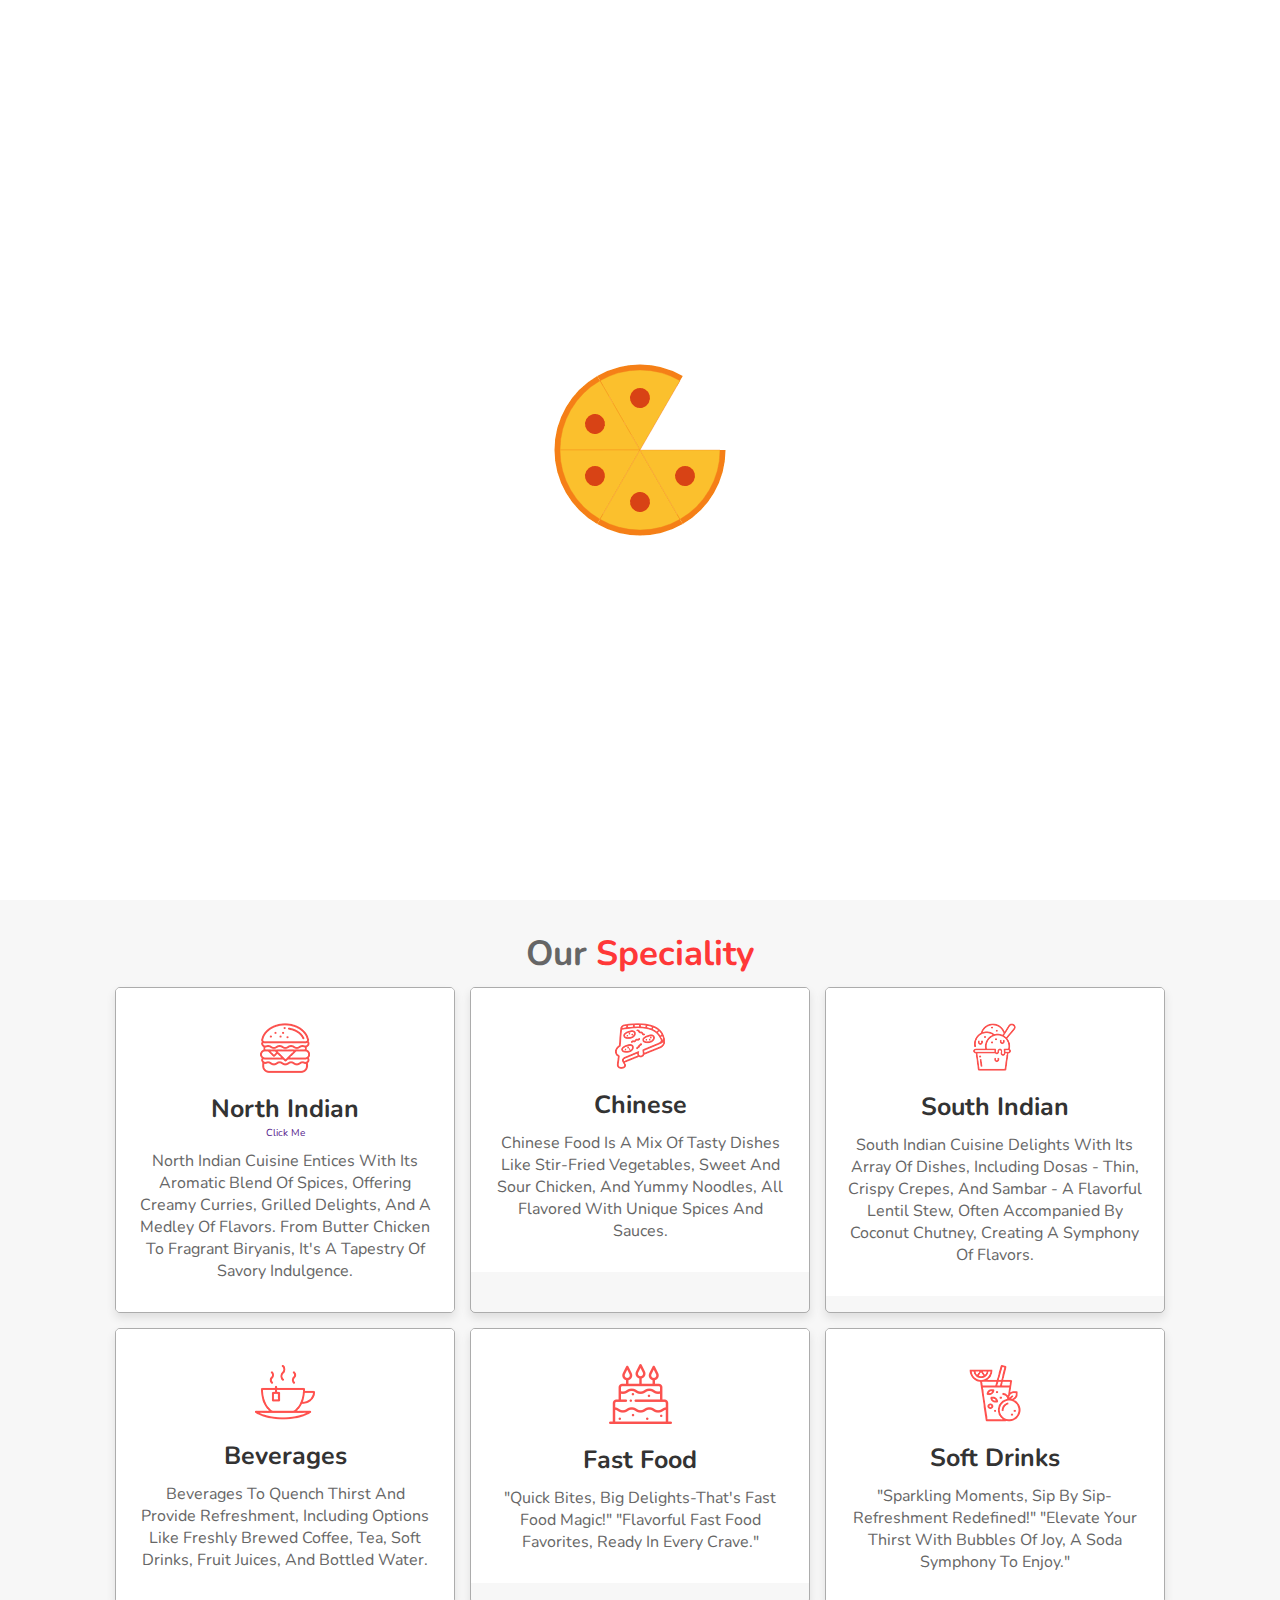
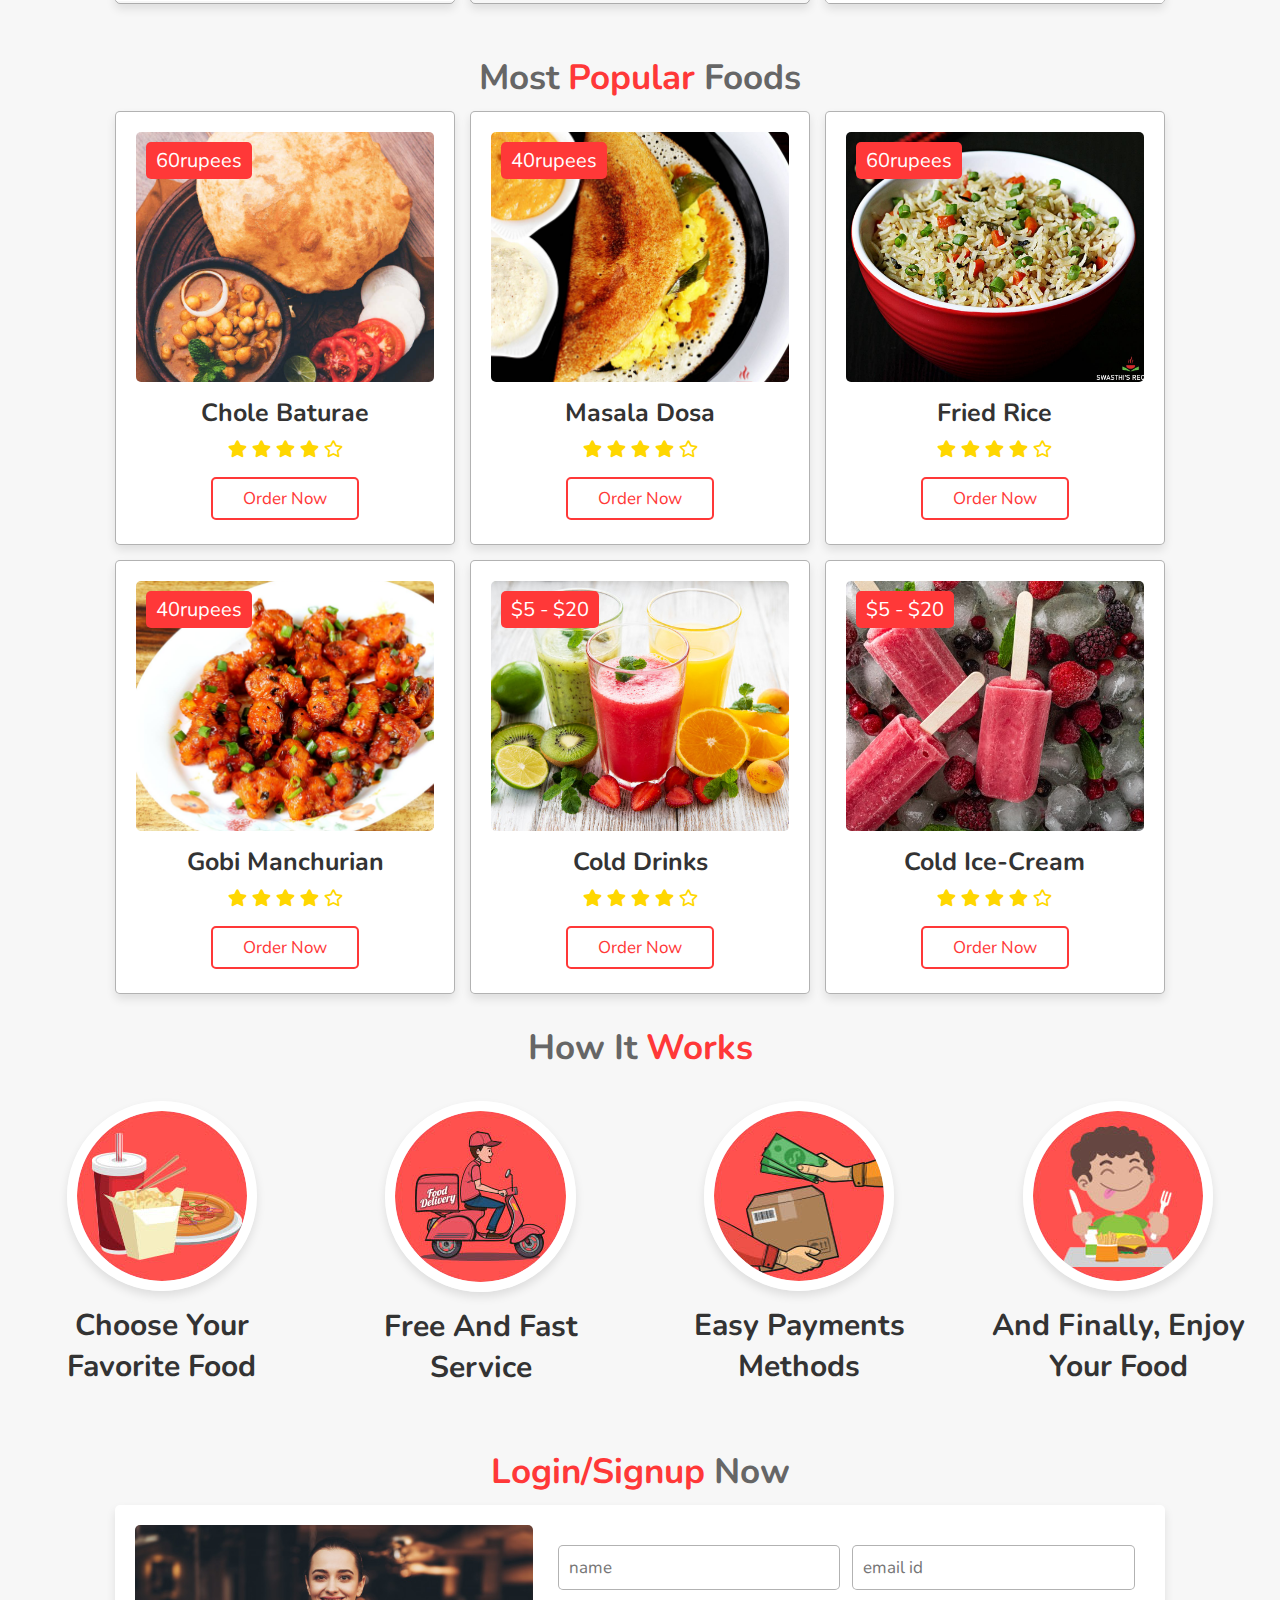
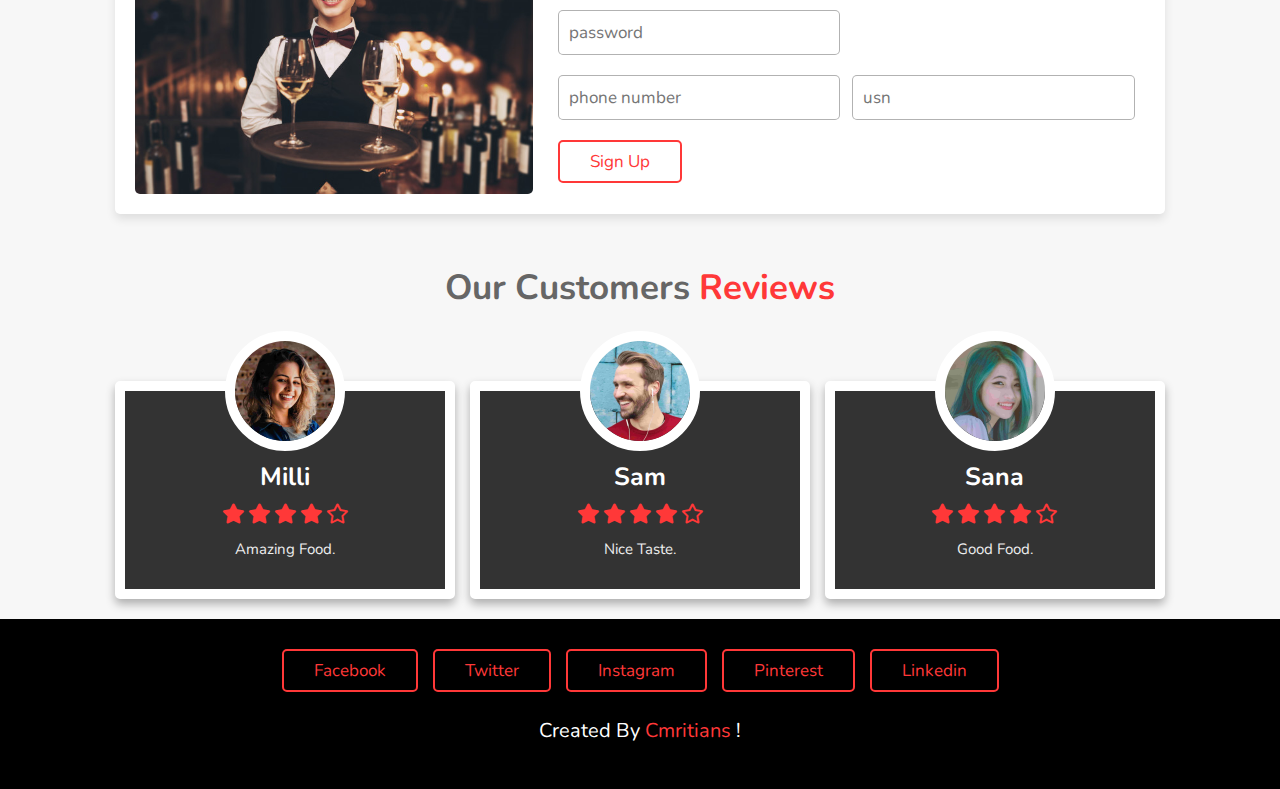
<file: index.html>
<!DOCTYPE html>
<html lang="en">
<head>
    <meta charset="UTF-8">
    <meta name="viewport" content="width=device-width, initial-scale=1.0">
    <title>cmrit e canteen website</title>

    <!-- font awesome cdn link  -->
    <link rel="stylesheet" href="https://cdnjs.cloudflare.com/ajax/libs/font-awesome/5.15.3/css/all.min.css">

    <!-- custom css file link  -->
    <link rel="stylesheet" href="style.css">

</head>
<body>
    
<!-- header section starts  -->

<header>

    <a href="#" class="logo"><i class="fas fa-utensils"></i>food</a>

    <div id="menu-bar" class="fas fa-bars"></div>

    <nav class="navbar">
        <a href="#home">home</a>
        <a href="#speciality">speciality</a>
        <a href="#popular">popular</a>
        <a href="#review">review</a>
        <a href="#order">order</a>
    </nav>

</header>

<!-- header section ends -->

<!-- home section starts  -->

<section class="home" id="home">

    <div class="content">
        <h3>welcome to cmrit e-canteen</h3>
        <p>Hungry!</p>
        <a href="#" class="btn">order now</a>
    </div>

    <div class="image">
        <img src="images/home-img.png" alt="">
    </div>

</section>

<!-- home section ends -->

<!-- speciality section starts  -->

<section class="speciality" id="speciality">

    <h1 class="heading"> our <span>speciality</span> </h1>

    <div class="box-container">
        <div class="box">
            <img class="image" src="images/s-img-1.jpg" alt="#">
            <div class="content">
                <img src="images/s-1.png" alt="#">
                <h3>North Indian</h3>
                <a href="">Click me</a>
                <p>North Indian cuisine entices with its aromatic blend of spices, 
                    offering creamy curries, grilled delights, and a medley of flavors. From butter chicken 
                    to fragrant biryanis, it's a tapestry of savory indulgence.</p>
            </div>
        </div>
        <div class="box">
            <img class="image" src="images/s-img-2.jpg" alt="">
            <div class="content">
                <img src="images/s-2.png" alt="">
                <h3>Chinese</h3>
                <a href="#"></a>
                <p>Chinese food is a mix of tasty dishes like 
                    stir-fried vegetables, sweet and sour chicken, and yummy 
                    noodles, all flavored with unique spices and sauces.</p>
            </div>
        </div>
        <div class="box">
            <img class="image" src="images/s-img-3.jpg" alt="">
            <div class="content">
                <img src="images/s-3.png" alt="">
                <h3>South Indian</h3>
                <a href="#"></a>
                <p>South Indian cuisine delights with its 
                    array of dishes, including dosas - thin, crispy crepes, 
                    and sambar - a flavorful lentil stew, 
                    often accompanied by coconut chutney, creating a symphony of flavors.</p>
            </div>
        </div>
        <div class="box">
            <img class="image" src="images/s-img-4.jpg" alt="">
            <div class="content">
                <img src="images/s-4.png" alt="">
                <h3>Beverages</h3>
                <a href="#"></a>
                <p>beverages to quench thirst and provide refreshment, including options like freshly brewed coffee, tea, soft drinks, fruit juices, and bottled water.</p>
            </div>
        </div>
        <div class="box">
            <img class="image" src="images/s-img-5.jpg" alt="">
            <div class="content">
                <img src="images/s-5.png" alt="">
                <h3>fast food</h3>
                <a href="#"></a>
                <p>"Quick Bites, Big Delights-That's Fast Food Magic!"
                    "Flavorful Fast Food Favorites, Ready in Every Crave."</p>
            </div>
        </div>
        <div class="box">
            <img class="image" src="images/s-img-6.jpg" alt="">
            <div class="content">
                <img src="images/s-6.png" alt="">
                <h3>soft drinks</h3>
                <a href="#"></a>
                <p>"Sparkling Moments, Sip by Sip-Refreshment Redefined!"
                    "Elevate Your Thirst with Bubbles of Joy, A Soda Symphony to Enjoy."</p>
            </div>
        </div>

    </div>

</section>

<!-- speciality section ends -->

<!-- popular section starts  -->

<section class="popular" id="popular">

    <h1 class="heading"> most <span>popular</span> foods </h1>

    <div class="box-container">

        <div class="box">
            <span class="price"> 60rupees </span>
            <img src="images/p-1.jpg" alt="">
            <h3>chole baturae</h3>
            <div class="stars">
                <i class="fas fa-star"></i>
                <i class="fas fa-star"></i>
                <i class="fas fa-star"></i>
                <i class="fas fa-star"></i>
                <i class="far fa-star"></i>
            </div>
            <a href="#" class="btn">order now</a>
        </div>
        <div class="box">
            <span class="price"> 40rupees </span>
            <img src="images/p-2.jpg" alt="">
            <h3>masala dosa</h3>
            <div class="stars">
                <i class="fas fa-star"></i>
                <i class="fas fa-star"></i>
                <i class="fas fa-star"></i>
                <i class="fas fa-star"></i>
                <i class="far fa-star"></i>
            </div>
            <a href="#" class="btn">order now</a>
        </div>
        <div class="box">
            <span class="price"> 60rupees </span>
            <img src="images/p-3.jpg" alt="">
            <h3>fried rice</h3>
            <div class="stars">
                <i class="fas fa-star"></i>
                <i class="fas fa-star"></i>
                <i class="fas fa-star"></i>
                <i class="fas fa-star"></i>
                <i class="far fa-star"></i>
            </div>
            <a href="#" class="btn">order now</a>
        </div>
        <div class="box">
            <span class="price"> 40rupees </span>
            <img src="images/p-4.jpg" alt="">
            <h3>gobi manchurian</h3>
            <div class="stars">
                <i class="fas fa-star"></i>
                <i class="fas fa-star"></i>
                <i class="fas fa-star"></i>
                <i class="fas fa-star"></i>
                <i class="far fa-star"></i>
            </div>
            <a href="#" class="btn">order now</a>
        </div>
        <div class="box">
            <span class="price"> $5 - $20 </span>
            <img src="images/p-5.jpg" alt="">
            <h3>cold drinks</h3>
            <div class="stars">
                <i class="fas fa-star"></i>
                <i class="fas fa-star"></i>
                <i class="fas fa-star"></i>
                <i class="fas fa-star"></i>
                <i class="far fa-star"></i>
            </div>
            <a href="#" class="btn">order now</a>
        </div>
        <div class="box">
            <span class="price"> $5 - $20 </span>
            <img src="images/p-6.jpg" alt="">
            <h3>cold ice-cream</h3>
            <div class="stars">
                <i class="fas fa-star"></i>
                <i class="fas fa-star"></i>
                <i class="fas fa-star"></i>
                <i class="fas fa-star"></i>
                <i class="far fa-star"></i>
            </div>
            <a href="#" class="btn">order now</a>
        </div>

    </div>

</section>

<!-- popular section ends -->

<!-- steps section starts  -->

<div class="step-container">

    <h1 class="heading">how it <span>works</span></h1>

    <section class="steps">

        <div class="box">
            <img src="images/step-1.jpg" alt="">
            <h3>choose your favorite food</h3>
        </div>
        <div class="box">
            <img src="images/step-2.jpg" alt="">
            <h3>free and fast service</h3>
        </div>
        <div class="box">
            <img src="images/step-3.jpg" alt="">
            <h3>easy payments methods</h3>
        </div>
        <div class="box">
            <img src="images/step-4.jpg" alt="">
            <h3>and finally, enjoy your food</h3>
        </div>
    
    </section>

</div>

<!-- steps section ends -->

<!-- gallery section starts  -->

<!--<section class="gallery" id="gallery">

    <h1 class="heading"> our food <span> gallery </span> </h1>

    <div class="box-container">

        <div class="box">
            <img src="images/g-1.jpg" alt="">
            <div class="content">
                <h3>tasty food</h3>
                <p>Lorem ipsum dolor sit, amet consectetur adipisicing elit. Deleniti, ipsum.</p>
                <a href="#" class="btn">ordern now</a>
            </div>
        </div>
        <div class="box">
            <img src="images/g-2.jpg" alt="">
            <div class="content">
                <h3>tasty food</h3>
                <p>Lorem ipsum dolor sit, amet consectetur adipisicing elit. Deleniti, ipsum.</p>
                <a href="#" class="btn">ordern now</a>
            </div>
        </div>
        <div class="box">
            <img src="images/g-3.jpg" alt="">
            <div class="content">
                <h3>tasty food</h3>
                <p>Lorem ipsum dolor sit, amet consectetur adipisicing elit. Deleniti, ipsum.</p>
                <a href="#" class="btn">ordern now</a>
            </div>
        </div>
        <div class="box">
            <img src="images/g-4.jpg" alt="">
            <div class="content">
                <h3>tasty food</h3>
                <p>Lorem ipsum dolor sit, amet consectetur adipisicing elit. Deleniti, ipsum.</p>
                <a href="#" class="btn">ordern now</a>
            </div>
        </div>
        <div class="box">
            <img src="images/g-5.jpg" alt="">
            <div class="content">
                <h3>tasty food</h3>
                <p>Lorem ipsum dolor sit, amet consectetur adipisicing elit. Deleniti, ipsum.</p>
                <a href="#" class="btn">ordern now</a>
            </div>
        </div>
        <div class="box">
            <img src="images/g-6.jpg" alt="">
            <div class="content">
                <h3>tasty food</h3>
                <p>Lorem ipsum dolor sit, amet consectetur adipisicing elit. Deleniti, ipsum.</p>
                <a href="#" class="btn">ordern now</a>
            </div>
        </div>
        <div class="box">
            <img src="images/g-7.jpg" alt="">
            <div class="content">
                <h3>tasty food</h3>
                <p>Lorem ipsum dolor sit, amet consectetur adipisicing elit. Deleniti, ipsum.</p>
                <a href="#" class="btn">ordern now</a>
            </div>
        </div>
        <div class="box">
            <img src="images/g-8.jpg" alt="">
            <div class="content">
                <h3>tasty food</h3>
                <p>Lorem ipsum dolor sit, amet consectetur adipisicing elit. Deleniti, ipsum.</p>
                <a href="#" class="btn">ordern now</a>
            </div>
        </div>
        <div class="box">
            <img src="images/g-9.jpg" alt="">
            <div class="content">
                <h3>tasty food</h3>
                <p>Lorem ipsum dolor sit, amet consectetur adipisicing elit. Deleniti, ipsum.</p>
                <a href="#" class="btn">ordern now</a>
            </div>
        </div>

    </div>

</section>-->

<!-- gallery section ends -->

<!-- review section starts  -->



<!-- review section ends -->

<!-- order section starts  -->

<section class="order" id="order">

    <h1 class="heading"> <span>Login/Signup</span> now </h1>

    <div class="row">
        
        <div class="image">
            <img src="images/order-img.jpg" alt="">
        </div>

        <form action="">

            <div class="inputBox">
                <input type="text" placeholder="name">
                <input type="email" placeholder="email id">
                <input type="email" placeholder="password">
            </div>

            <div class="inputBox">
                <input type="number" placeholder="phone number">
                <input type="text" placeholder="usn">
               
            </div>


            <input type="submit" value="sign up" class="btn">

        </form>

    </div>

</section>

<!-- order section ends -->
<section class="review" id="review">

    <h1 class="heading"> our customers <span>reviews</span> </h1>

    <div class="box-container">

        <div class="box">
            <img src="images/pic1.png" alt="">
            <h3>Milli</h3>
            <div class="stars">
                <i class="fas fa-star"></i>
                <i class="fas fa-star"></i>
                <i class="fas fa-star"></i>
                <i class="fas fa-star"></i>
                <i class="far fa-star"></i>
            </div>
            <p>amazing food.</p>
        </div>
        <div class="box">
            <img src="images/pic2.png" alt="">
            <h3>Sam</h3>
            <div class="stars">
                <i class="fas fa-star"></i>
                <i class="fas fa-star"></i>
                <i class="fas fa-star"></i>
                <i class="fas fa-star"></i>
                <i class="far fa-star"></i>
            </div>
            <p>nice taste.</p>
        </div>
        <div class="box">
            <img src="images/pic3.png" alt="">
            <h3>Sana</h3>
            <div class="stars">
                <i class="fas fa-star"></i>
                <i class="fas fa-star"></i>
                <i class="fas fa-star"></i>
                <i class="fas fa-star"></i>
                <i class="far fa-star"></i>
            </div>
            <p>good food.</p>
        </div>

    </div>

</section>
<!-- footer section  -->

<section class="footer">

    <div class="share">
        <a href="#" class="btn">facebook</a>
        <a href="#" class="btn">twitter</a>
        <a href="#" class="btn">instagram</a>
        <a href="#" class="btn">pinterest</a>
        <a href="#" class="btn">linkedin</a>
    </div>

    <h1 class="credit"> created by <span> cmritians </span> ! </h1>

</section>

<!-- scroll top button  -->
<a href="#home" class="fas fa-angle-up" id="scroll-top"></a>

<!-- loader  -->
<div class="loader-container">
    <img src="images/loader.gif" alt="">
</div>

<!-- custom js file link  -->
<script src="script.js"></script>
</body>
</html>
</file>
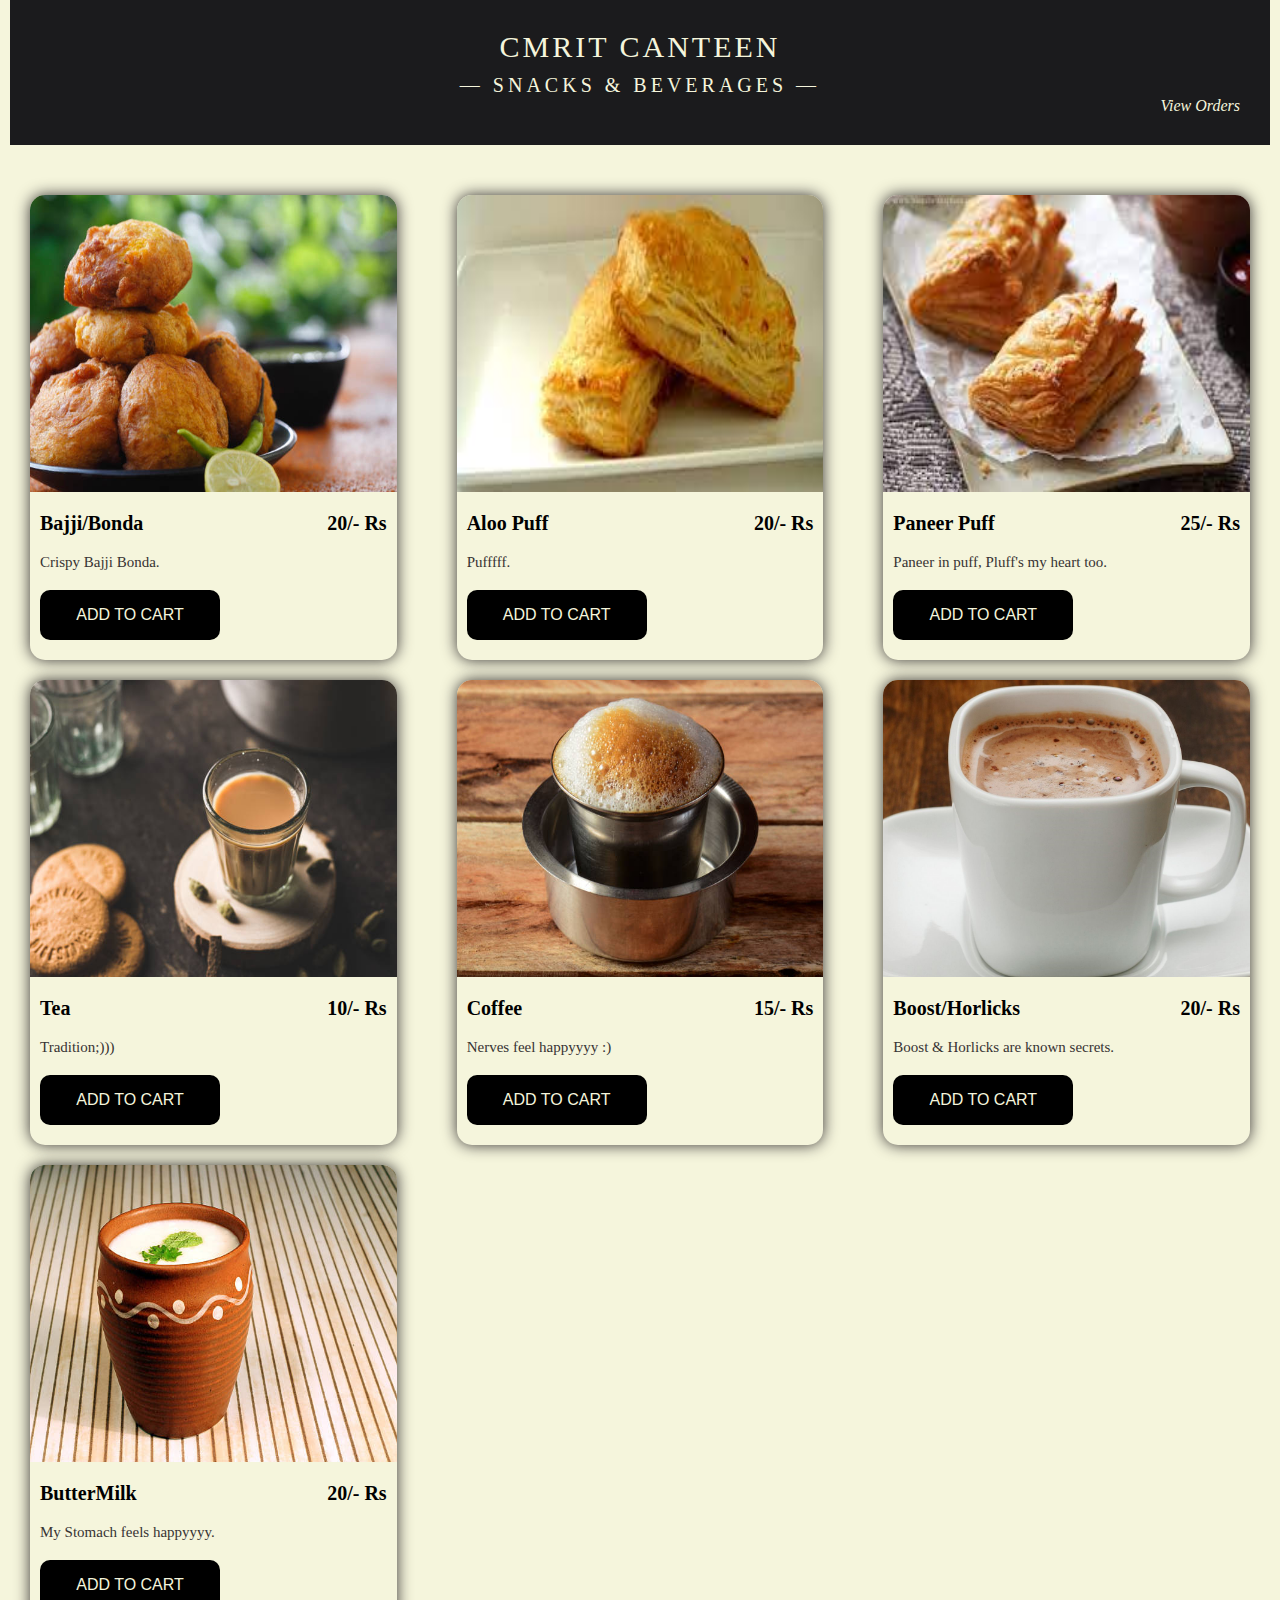
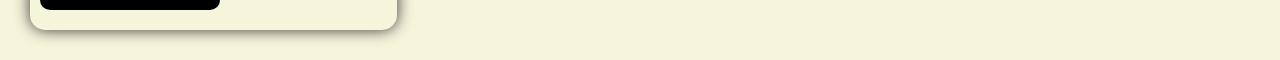
<file: bevr.html>
<!DOCTYPE html>
<html lang="en">
<head>
    <meta charset="UTF-8">
    <meta http-equiv="X-UA-Compatible" content="IE=edge">
    <meta name="viewport" content="width=device-width, initial-scale=1.0">
    <title>Food Menu</title>
    
    <link rel="stylesheet" href="menu.css">
     
    <link rel="stylesheet" href="https://cdnjs.cloudflare.com/ajax/libs/font-awesome/5.15.2/css/all.min.css" 
          integrity="sha512-HK5fgLBL+xu6dm/Ii3z4xhlSUyZgTT9tuc/hSrtw6uzJOvgRr2a9jyxxT1ely+B+xFAmJKVSTbpM/CuL7qxO8w==" 
          crossorigin="anonymous" />
    
</head>
<body>
    <div class="menu">
        <div class="heading">
            <h1> CMRIT CANTEEN</h1>
            <h3 style="text-align:center;"> &mdash; SNACKS & BEVERAGES &mdash; </h3>
             <!-- <a href="#" style="text-decoration: none; color: inherit; position: relative; float: right;">  --><i style="float: right;" class="fas fa-shopping-cart" id="cart-icon">View Orders</i>
            

             <!-- CART -->
             <div class="cart">
                <h2 class = "cart-title">Your Cart</h2><hr>

                <!-- CONTENT -->
                <div class="cart-content">
                    <!-- TESTBOX -->
                    <!-- <div class = "cart-box">
                        <img class = "cart-img" src="img/Samosa.jpg">
                        <div class="detail-box">
                            <div class = "cart-product-title">Samosa</div>
                            <div class ="cart-price">Rs 10</div>
                            <input type="number" value="1" class = "cart-quantity">
                        </div>
                         
                        <i style='font-size:24px' class='fas fa-cart-arrow-down cart-remove'></i>
                    </div> -->
                </div><hr>

                <!-- Total -->
                <div class="total">
                    <div class="total-title">Total</div>
                    <div class="total-price">Rs 0</div>
                </div>
                <!-- Buy button -->
                <button type="button" class="btn-buy">BUY</button>
                <!-- cart-close -->
                <i style="font-size:24px" class="fa" id="cart-close">&#xf00d;</i>
             </div>
             
        </div>
        
        
        <div class="food-items">
            <img class="food-items-image" src="imgs/bajji.jpg" >
            <div class="details">
                <div class="details-sub">
                    <h5 class="details-sub-title">Bajji/Bonda</h5>
                    <h5 class="price"> 20/- Rs</h5>
                </div>
                <p>Crispy Bajji Bonda.</p>
                <button class="details-sub-button" type="button">ADD TO CART</button>
            </div>
        </div>
        <div class="food-items">
            <img class = "food-items-image" src="imgs/aloo puff.jpg">
            <div class="details">
                <div class="details-sub">
                    <h5 class="details-sub-title">Aloo Puff</h5>
                    <h5 class="price"> 20/- Rs</h5>
                </div>
                <p>Pufffff.</p>
                <button class="details-sub-button" type="button">ADD TO CART</button>
            </div>
        </div>
        
        <div class="food-items">
            <img class = "food-items-image"  src="imgs/paneer puff.jpg">
            <div class="details">
                <div class="details-sub">
                    <h5 class="details-sub-title">Paneer Puff</h5>
                    <h5 class="price"> 25/- Rs</h5>
                </div>
                <p>Paneer in puff, Pluff's my heart too.</p>
                <button class="btn btn-primary details-sub-button" type="button">ADD TO CART</button>
            </div>
        </div>
        
        <div class="food-items">
           <img  class="food-items-image" src="imgs/tea.jpg">
            <div class="details">
                <div class="details-sub">
                    <h5 class="details-sub-title">Tea</h5>
                    <h5 class="price"> 10/- Rs</h5>
                </div>
                <p>Tradition;)))</p>
                <button class="btn btn-primary details-sub-button" type="button">ADD TO CART</button>
            </div>
        </div>
        
        <div class="food-items">
            <img class = "food-items-image" src="imgs/coffee.jpg">
            <div class="details">
                <div class="details-sub">
                    <h5 class="details-sub-title">Coffee</h5>
                    <h5 class="price"> 15/- Rs</h5>
                </div>
                <p>Nerves feel happyyyy :)</p>
                <button class="btn btn-primary details-sub-button" type="button">ADD TO CART</button>
            </div>
        </div>
        
        <div class="food-items">
            <img src="imgs/boost.jpg" class = "food-items-image" >
            <div class="details">
                <div class="details-sub">
                    <h5 class="details-sub-title">Boost/Horlicks</h5>
                    <h5 class="price"> 20/- Rs</h5>
                </div>
                <p>Boost & Horlicks are known secrets.</p>
                <button class="btn btn-primary details-sub-button" type="button">ADD TO CART</button>
            </div>
        </div>
        
        <div class="food-items">
            <img class = "food-items-image" src="imgs/buttermilk.jpg">
            <div class="details">
                <div class="details-sub">
                    <h5 class="details-sub-title">ButterMilk</h5>
                    <h5 class="price"> 20/- Rs</h5>
                </div>
                <p>My Stomach feels happyyyy.</p>
                <button class="btn btn-primary details-sub-button" type="button">ADD TO CART</button>
            </div>
        </div>
        
        <script src="learn_bevr.js" defer></script>
    </div>
    
</body>

</html>
</file>
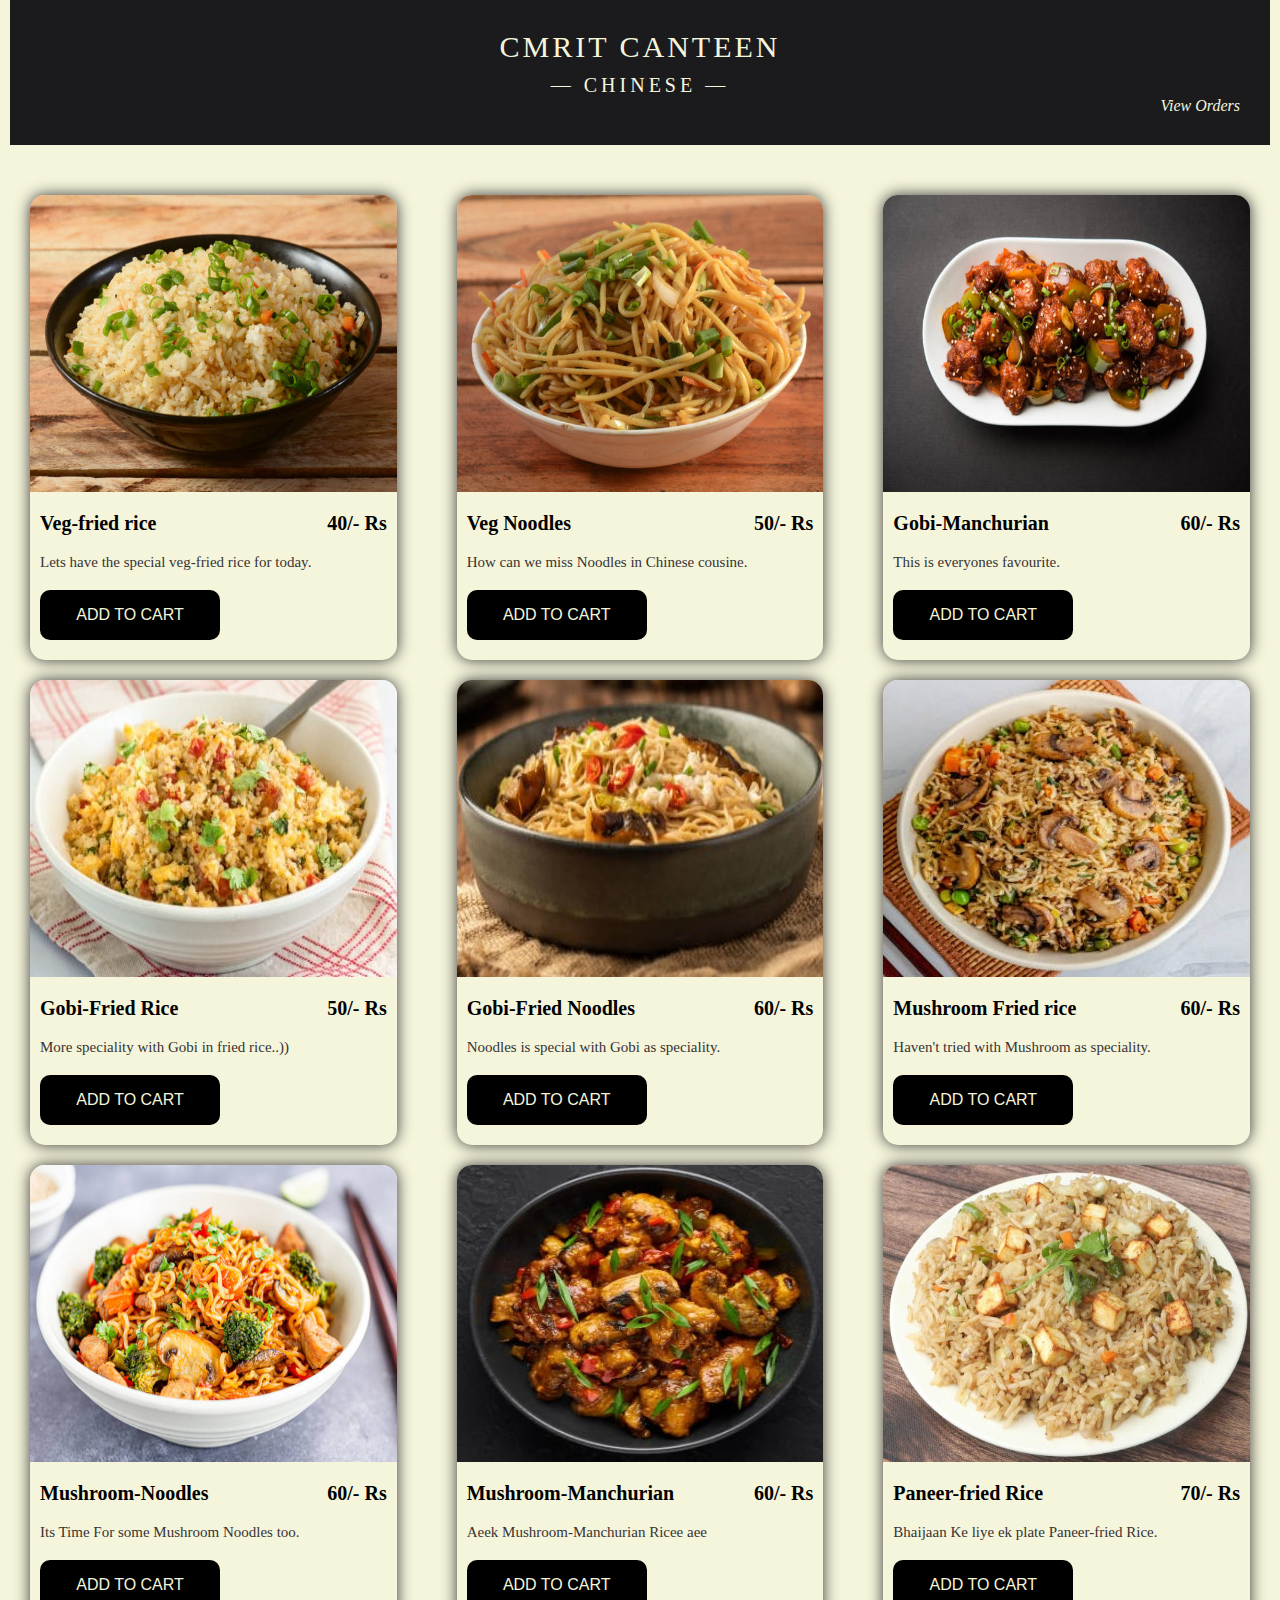
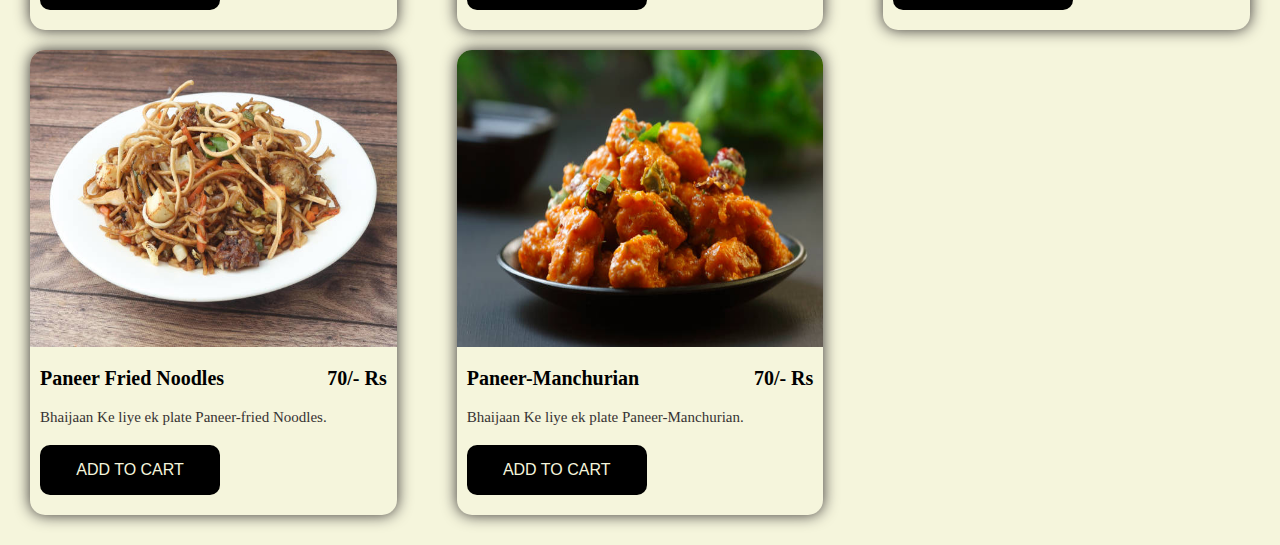
<file: chinese.html>
<!DOCTYPE html>
<html lang="en">
<head>
    <meta charset="UTF-8">
    <meta http-equiv="X-UA-Compatible" content="IE=edge">
    <meta name="viewport" content="width=device-width, initial-scale=1.0">
    <title>Food Menu</title>
    
    <link rel="stylesheet" href="menu.css">
     
    <link rel="stylesheet" href="https://cdnjs.cloudflare.com/ajax/libs/font-awesome/5.15.2/css/all.min.css" 
          integrity="sha512-HK5fgLBL+xu6dm/Ii3z4xhlSUyZgTT9tuc/hSrtw6uzJOvgRr2a9jyxxT1ely+B+xFAmJKVSTbpM/CuL7qxO8w==" 
          crossorigin="anonymous" />
    
</head>
<body>
    <div class="menu">
        <div class="heading">
            <h1> CMRIT CANTEEN</h1>
            <h3 style="text-align:center;"> &mdash; CHINESE &mdash; </h3>
             <!-- <a href="#" style="text-decoration: none; color: inherit; position: relative; float: right;">  --><i style="float: right;" class="fas fa-shopping-cart" id="cart-icon">View Orders</i>
            

             <!-- CART -->
             <div class="cart">
                <h2 class = "cart-title">Your Cart</h2><hr>

                <!-- CONTENT -->
                <div class="cart-content">
                    <!-- TESTBOX -->
                    <!-- <div class = "cart-box">
                        <img class = "cart-img" src="img/Samosa.jpg">
                        <div class="detail-box">
                            <div class = "cart-product-title">Samosa</div>
                            <div class ="cart-price">Rs 10</div>
                            <input type="number" value="1" class = "cart-quantity">
                        </div>
                         
                        <i style='font-size:24px' class='fas fa-cart-arrow-down cart-remove'></i>
                    </div> -->
                </div><hr>

                <!-- Total -->
                <div class="total">
                    <div class="total-title">Total</div>
                    <div class="total-price">Rs 0</div>
                </div>
                <!-- Buy button -->
                <button type="button" class="btn-buy">BUY</button>
                <!-- cart-close -->
                <i style="font-size:24px" class="fa" id="cart-close">&#xf00d;</i>
             </div>
             
        </div>
        
        
        <div class="food-items">
            <img class="food-items-image" src="imgs/veg fried rice.jpg" >
            <div class="details">
                <div class="details-sub">
                    <h5 class="details-sub-title">Veg-fried rice</h5>
                    <h5 class="price"> 40/- Rs</h5>
                </div>
                <p>Lets have the special veg-fried rice for today.</p>
                <button class="details-sub-button" type="button">ADD TO CART</button>
            </div>
        </div>
        <div class="food-items">
            <img class = "food-items-image" src="imgs/veg noodles.jpg">
            <div class="details">
                <div class="details-sub">
                    <h5 class="details-sub-title">Veg Noodles</h5>
                    <h5 class="price"> 50/- Rs</h5>
                </div>
                <p>How can we miss Noodles in Chinese cousine.</p>
                <button class="details-sub-button" type="button">ADD TO CART</button>
            </div>
        </div>
        
        <div class="food-items">
            <img class = "food-items-image"  src="imgs/gobi.jpg">
            <div class="details">
                <div class="details-sub">
                    <h5 class="details-sub-title">Gobi-Manchurian</h5>
                    <h5 class="price"> 60/- Rs</h5>
                </div>
                <p>This is everyones favourite.</p>
                <button class="btn btn-primary details-sub-button" type="button">ADD TO CART</button>
            </div>
        </div>
        
        <div class="food-items">
           <img  class="food-items-image" src="imgs/gobi fried rice.jpg">
            <div class="details">
                <div class="details-sub">
                    <h5 class="details-sub-title">Gobi-Fried Rice</h5>
                    <h5 class="price"> 50/- Rs</h5>
                </div>
                <p>More speciality with Gobi in fried rice..))</p>
                <button class="btn btn-primary details-sub-button" type="button">ADD TO CART</button>
            </div>
        </div>
        
        <div class="food-items">
            <img class = "food-items-image" src="imgs/gobi fried noodles.jpg">
            <div class="details">
                <div class="details-sub">
                    <h5 class="details-sub-title">Gobi-Fried Noodles</h5>
                    <h5 class="price"> 60/- Rs</h5>
                </div>
                <p>Noodles is special with Gobi as speciality.</p>
                <button class="btn btn-primary details-sub-button" type="button">ADD TO CART</button>
            </div>
        </div>
        
        <div class="food-items">
            <img src="imgs/mushroom fried rice.jpg" class = "food-items-image" >
            <div class="details">
                <div class="details-sub">
                    <h5 class="details-sub-title">Mushroom Fried rice</h5>
                    <h5 class="price"> 60/- Rs</h5>
                </div>
                <p>Haven't tried with Mushroom as speciality.</p>
                <button class="btn btn-primary details-sub-button" type="button">ADD TO CART</button>
            </div>
        </div>
        
        <div class="food-items">
            <img class = "food-items-image" src="imgs/mushroom noodles.jpg">
            <div class="details">
                <div class="details-sub">
                    <h5 class="details-sub-title">Mushroom-Noodles</h5>
                    <h5 class="price"> 60/- Rs</h5>
                </div>
                <p>Its Time For some Mushroom Noodles too.</p>
                <button class="btn btn-primary details-sub-button" type="button">ADD TO CART</button>
            </div>
        </div>
        
        <div class="food-items">
            <img class = "food-items-image" src="imgs/mushroom manchurian.jpg">
            <div class="details">
                <div class="details-sub">
                    <h5 class="details-sub-title">Mushroom-Manchurian</h5>
                    <h5 class="price"> 60/- Rs</h5>
                </div>
                <p>Aeek Mushroom-Manchurian Ricee aee</p>
                <button class="btn btn-primary details-sub-button" type="button">ADD TO CART</button>
            </div>
        </div>
        
        <div class="food-items">
            <img class = "food-items-image" src="imgs/paneer fried rice.jpg" alt="img-Parotta" >
            <div class="details">
                <div class="details-sub">
                    <h5 class="details-sub-title">Paneer-fried Rice</h5>
                    <h5 class="price"> 70/- Rs</h5>
                </div>
                <p>Bhaijaan Ke liye ek plate Paneer-fried Rice.</p>
                <button class="btn btn-primary details-sub-button" type="button">ADD TO CART</button>
            </div>
        </div>
        <div class="food-items">
            <img class = "food-items-image" src="imgs/paneer fried noodles.jpg" alt="img-Parotta" >
            <div class="details">
                <div class="details-sub">
                    <h5 class="details-sub-title">Paneer Fried Noodles</h5>
                    <h5 class="price"> 70/- Rs</h5>
                </div>
                <p>Bhaijaan Ke liye ek plate Paneer-fried Noodles.</p>
                <button class="btn btn-primary details-sub-button" type="button">ADD TO CART</button>
            </div>
        </div>
        <div class="food-items">
            <img class = "food-items-image" src="imgs/paneer manchurian.jpg" alt="img-Parotta" >
            <div class="details">
                <div class="details-sub">
                    <h5 class="details-sub-title">Paneer-Manchurian</h5>
                    <h5 class="price"> 70/- Rs</h5>
                </div>
                <p>Bhaijaan Ke liye ek plate Paneer-Manchurian.</p>
                <button class="btn btn-primary details-sub-button" type="button">ADD TO CART</button>
            </div>
        </div>
        <script src="learn_chinese.js" defer></script>
    </div>
    
</body>

</html>
</file>
<file: style.css>
@import url('https://fonts.googleapis.com/css2?family=Nunito:wght@200;300;400;600;700&display=swap');

:root{
  --red:#ff3838;
}

*{
  font-family: 'Nunito', sans-serif;
  margin:0; padding:0;
  box-sizing: border-box;
  outline: none; border:none;
  text-decoration: none;
  text-transform: capitalize;
  transition:all .2s linear;
}

*::selection{
  background:var(--red);
  color:#fff;
}

html{
  font-size: 62.5%;
  overflow-x: hidden;
  scroll-behavior: smooth;
  scroll-padding-top: 6rem;
}

body{
  background:#f7f7f7;
}

section{
  padding:2rem 9%;
}

.heading{
  text-align: center;
  font-size: 3.5rem;
  padding:1rem;
  color:#666;
}

.heading span{
  color:var(--red);
}

.btn{
  display: inline-block;
  padding:.8rem 3rem;
  border:.2rem solid var(--red);
  color:var(--red);
  cursor: pointer;
  font-size: 1.7rem;
  border-radius: .5rem;
  position: relative;
  overflow: hidden;
  z-index: 0;
  margin-top: 1rem;
}

.btn::before{
  content: '';
  position: absolute;
  top:0; right: 0;
  width:0%;
  height:100%;
  background:var(--red);
  transition: .3s linear;
  z-index: -1;
}

.btn:hover::before{
  width:100%;
  left: 0;
}

.btn:hover{
  color:#fff;
}

header{
  position: fixed;
  top:0; left: 0; right:0;
  z-index: 1000;
  display: flex;
  align-items: center;
  justify-content: space-between;
  background:#fff;
  padding:2rem 9%;
  box-shadow: 0 .5rem 1rem rgba(0,0,0,.1);
}

header .logo{
  font-size: 2.5rem;
  font-weight: bolder;
  color:#666;
}

header .logo i{
  padding-right: .5rem;
  color:var(--red);
}

header .navbar a{
  font-size: 2rem;
  margin-left: 2rem;
  color:#666;
}

header .navbar a:hover{
  color:var(--red);
}

#menu-bar{
  font-size: 3rem;
  cursor: pointer;
  color:#666;
  border:.1rem solid #666;
  border-radius: .3rem;
  padding:.5rem 1.5rem;
  display: none;
}

.home{
  display: flex;
  flex-wrap: wrap;
  gap:1.5rem;
  min-height: 100vh;
  align-items: center;
  background:url(../images/home-bg.jpg) no-repeat;
  background-size: cover;
  background-position: center;
}

.home .content{
  flex:1 1 40rem;
  padding-top: 6.5rem;
}

.home .image{
  flex:1 1 40rem;
}

.home .image img{
  width:100%;
  padding:1rem;
  animation:float 3s linear infinite;
}

@keyframes float{
  0%, 100%{
    transform: translateY(0rem);
  }
  50%{
    transform: translateY(3rem);
  }
}

.home .content h3{
  font-size: 5rem;
  color:#333;
}

.home .content p{
  font-size: 1.7rem;
  color:#666;
  padding:1rem 0;
}

.speciality .box-container{
  display: flex;
  flex-wrap: wrap;
  gap:1.5rem;
}

.speciality .box-container .box{
  flex:1 1 30rem;
  position: relative;
  overflow: hidden;
  box-shadow: 0 .5rem 1rem rgba(0,0,0,.1);
  border:.1rem solid rgba(0,0,0,.3);
  cursor: pointer;
  border-radius: .5rem;
}

.speciality .box-container .box .image{
  height:100%;
  width:100%;
  object-fit: cover;
  position: absolute;
  top:-100%; left:0;
}

.speciality .box-container .box .content{
  text-align: center;
  background:#fff;
  padding:2rem;
}

.speciality .box-container .box .content img{
  margin:1.5rem 0;
}

.speciality .box-container .box .content h3{
  font-size: 2.5rem;
  color:#333;
}

.speciality .box-container .box .content p{
  font-size: 1.6rem;
  color:#666;
  padding:1rem 0;
}

.speciality .box-container .box:hover .image{
  top:0;
}

.speciality .box-container .box:hover .content{
  transform: translateY(100%);
}

.popular .box-container{
  display: flex;
  flex-wrap: wrap;
  gap:1.5rem;
}

.popular .box-container .box{
  padding:2rem;
  background:#fff;
  box-shadow: 0 .5rem 1rem rgba(0,0,0,.1);
  border:.1rem solid rgba(0,0,0,.3);
  border-radius: .5rem;
  text-align: center;
  flex:1 1 30rem;
  position: relative;
}

.popular .box-container .box img{
  height:25rem;
  object-fit: cover;
  width:100%;
  border-radius: .5rem;
}

.popular .box-container .box .price{
  position: absolute;
  top:3rem; left:3rem;
  background:var(--red);
  color:#fff;
  font-size: 2rem;
  padding:.5rem 1rem;
  border-radius: .5rem;
}

.popular .box-container .box h3{
  color:#333;
  font-size: 2.5rem;
  padding-top: 1rem;
}

.popular .box-container .box .stars i{
  color:gold;
  font-size: 1.7rem;
  padding:1rem .1rem;
}

.steps{
  display: flex;
  flex-wrap: wrap;
  gap:1.5rem;
  padding:1rem;
}

.steps .box{
  flex:1 1 25rem;
  padding:1rem;
  text-align: center;
}

.steps .box img{
  border-radius: 50%;
  border:1rem solid #fff;
  box-shadow: 0 .5rem 1rem rgba(0,0,0,.1);
}

.steps .box h3{
  font-size: 3rem;
  color:#333;
  padding:1rem;
}

/*.gallery .box-container{
  display: flex;
  flex-wrap: wrap;
  gap:1.5rem;
}

.gallery .box-container .box{
  height:25rem;
  flex:1 1 30rem;
  border:1rem solid #fff;
  box-shadow: 0 .5rem 1rem rgba(0,0,0,.1);
  border-radius: .5rem;
  position: relative;
  overflow: hidden;
}

.gallery .box-container .box img{
  height:100%;
  width:100%;
  object-fit: cover;
}

.gallery .box-container .box .content{
  position: absolute;
  top:-100%; left:0;
  height: 100%;
  width:100%;
  background:rgba(255,255,255,.9);
  padding:2rem;
  padding-top: 5rem;
  text-align: center;
}

.gallery .box-container .box .content h3{
  font-size: 2.5rem;
  color:#333;
}

.gallery .box-container .box .content p{
  font-size: 1.5rem;
  color:#666;
  padding:1rem 0;
}

.gallery .box-container .box:hover .content{
  top:0;
}*/

.review .box-container{
  display: flex;
  flex-wrap: wrap;
  gap:1.5rem;
}

.review .box-container .box{
  text-align: center;
  padding:2rem;
  border:1rem solid #fff;
  box-shadow: 0 .5rem 1rem rgba(0,0,0,.3);
  border-radius: .5rem;
  flex:1 1 30rem;
  background:#333;
  margin-top: 6rem;
}

.review .box-container .box img{
  height: 12rem;
  width:12rem;
  border-radius: 50%;
  border:1rem solid #fff;
  margin-top: -8rem;
  object-fit: cover;
}

.review .box-container .box h3{
  font-size: 2.5rem;
  color:#fff;
  padding:.5rem 0;
}

.review .box-container .box .stars i{
  font-size: 2rem;
  color:var(--red);
  padding:.5rem 0;
}

.review .box-container .box p{
  font-size: 1.5rem;
  color:#eee;
  padding:1rem 0;
}

.order .row{
  padding:2rem;
  box-shadow: 0 .5rem 1rem rgba(0,0,0,.1);
  background:#fff;
  display: flex;
  flex-wrap: wrap;
  gap:1.5rem;
  border-radius: .5rem;
}

.order .row .image{
  flex:1 1 30rem;
}

.order .row .image img{
  height: 100%;
  width:100%;
  object-fit: cover;
  border-radius: .5rem;
}

.order .row form{
  flex:1 1 50rem;
  padding:1rem;
}

.order .row form .inputBox{
  display: flex;
  justify-content: space-between;
  flex-wrap: wrap;
}

.order .row form .inputBox input, .order .row form textarea{
  padding:1rem;
  margin:1rem 0;
  font-size: 1.7rem;
  color:#333;
  text-transform: none;
  border:.1rem solid rgba(0,0,0,.3);
  border-radius: .5rem;
  width:49%;
}

.order .row form textarea{
  width:100%;
  resize: none;
  height:15rem;
}

.order .row form .btn{
  background:none;
}

.order .row form .btn:hover{
  background:var(--red);
}

.footer{
  background:#000;
  text-align: center;
}

.footer .share{
  display: flex;
  gap:1.5rem;
  justify-content: center;
  flex-wrap: wrap;
}

.footer .credit{
  padding:2.5rem 1rem;
  color:#fff;
  font-weight: normal;
  font-size: 2rem;
}

.footer .credit span{
  color:var(--red);
}

#scroll-top{
  position: fixed;
  top:-120%;
  right:2rem;
  padding:.5rem 1.5rem;
  font-size: 4rem;
  background:var(--red);
  color:#fff;
  border-radius: .5rem;
  transition: 1s linear;
  z-index: 1000;
}

#scroll-top.active{
  top:calc(100% - 12rem)
}

.loader-container{
  position: fixed;
  top:0; left:0;
  z-index: 10000;
  background:#fff;
  display: flex;
  align-items: center;
  justify-content: center;
  height:100%;
  width:100%;
}

.loader-container.fade-out{
  top:-120%;
}














/* media queries  */

@media(max-width:991px){

  html{
    font-size: 55%;
  }

  header{
    padding:2rem;
  }

  section{
    padding:2rem;
  }

}

@media(max-width:768px){

  #menu-bar{
    display: initial;
  }

  header .navbar{
    position: absolute;
    top:100%; left: 0; right:0;
    background: #f7f7f7;
    border-top: .1rem solid rgba(0,0,0,.1);
    clip-path: polygon(0 0, 100% 0, 100% 0, 0 0);
  }

  header .navbar.active{
    clip-path: polygon(0 0, 100% 0, 100% 100%, 0% 100%);
  }

  header .navbar a{
    margin: 1.5rem;
    padding:1.5rem;
    display: block;
    border:.2rem solid rgba(0,0,0,.1);
    border-left:.5rem solid var(--red);
    background:#fff;
  }

}

@media(max-width:450px){

  html{
    font-size: 50%;
  }

  .order .row form .inputBox input{
    width:100%;
  }

}
</file>
<file: menu.css>
*{
    padding: 0;
    margin: 0;
    box-sizing: border-box;
}
body{
    background-color:beige;
    font-family: 'Baloo Bhai 2', cursive;
}
.heading {
    background-color: rgb(27, 27, 29);
    color: beige;
    margin-bottom:30px ;
    padding: 30px;
    grid-column: 1/-1;
    text-align: justify;
}
.heading>h1{
    letter-spacing: 3px;
    font-size: 30px;
    font-weight: 300;
    margin-bottom:10px;
}
.heading>h3{
    font-weight: 100;
    font-size: 20px;
    letter-spacing: 4px;
}
.menu{
    padding: 0 10px 30px 10px;
    display: grid;
    grid-template-columns: auto auto auto;
    grid-gap: 20px 20px;

}


/* CART */
.cart{
    position: fixed;
    top:0;
    right: 0;
    right: -100%; 
    width: 360px;
    height: 100vh;
    overflow-y: auto;
    overflow-x: hidden;
    padding : 20px;
    background-color: black;
    box-shadow: 0 0 15px rgb(54, 50, 50);
    border : 1px solid var(black);
    transition: 1.5s;
    z-index:1;

}
.cart.active{
    right: 0;
    transition: .5s;
}
.cart-title{
    text-align: center;
    font-size: 1.5rem;
    font-weight: 600;
    margin-top: 2rem;
}
.cart-box{
    display:grid;
    grid-template-columns: 32% 50% 18%;
    align-items: center;
    gap: 1rem;
    margin-top: 1rem;
}
.cart-img{
    width:100px;
    height: 100px;
    object-fit: contain;
    padding:10px;
}
.detail-box{
    display: grid;
    row-gap: .5rem;
}

.cart-product-title{
    font-size: 1rem;
    text-transform: uppercase;
    
}

.cart-price{
    font-weight: 500;
}
.cart-quantity{
    border: 1px solid var(black);
    outline-color: black;
    width: 2.4rem;
    text-align: center;
    font-size: 1rem;
}
.cart-remove{
    font-size: 24px;
    color: var(black);
    cursor: pointer;
}
.total{
    display: flex;
    justify-content: flex-end;
    margin-top: 1.5rem;
    border-top: 1px solid var(black);
}
.total-title{
    font-size: 1rem;
    font-weight: 600;
}
.total-price{
    margin-left: .5rem;
}
.btn-buy{
    display: flex;
    margin: 1.5rem auto 0 auto;
    padding: 12px 20px;
    border:none;
    background-color: var(black);
    color: var(black);
    font-size: 1rem;
    font-weight: 500;
    cursor: pointer;
}
.btn-buy:hover{
    background-color: blue;
}

#cart-close{
    position:absolute;
    top: 1rem;
    right: .8rem;
    font-size: 2rem;
    color: var(black);
    cursor: pointer;
}
  
.food-items{
    display:grid;
    position:relative;
    grid-template-rows:auto 1fr;
    border-radius: 15px;
    box-shadow: 0 0 15px rgb(54, 50, 50);
    margin: 0 20px;
}
.food-items img{
    position : relative;
    width: 100%;
    height: 33vh; 
    border-radius: 15px 15px 0 0;
}
h1{
     grid-column: 1/-1;
    text-align: center;
}
.details{
    padding: 20px 10px;
    display: grid;
    grid-template-rows: auto 1fr 50px;
    grid-row-gap: 15px;
}
.details-sub{
    display:grid;
    grid-template-columns: auto auto;
}
.details-sub>h5{
    font-weight: 800;
    font-size: 20px;
}
.price{
    text-align: right;
}
.details>p{
    color: rgb(55, 51, 51);
    font-size:15px;
    font-weight: 500;
    line-height: 25px;
    align-self: stretch;
}
.details>button{
    background-color: black;
    color: beige;
    border-radius:10px;
    font-weight: 500;
    font-size: 16px;
    border: none;
    width: 180px;
}
.details>button:hover{
    background-color: rgb(126, 126, 114);
    color:black;
}
</file>
